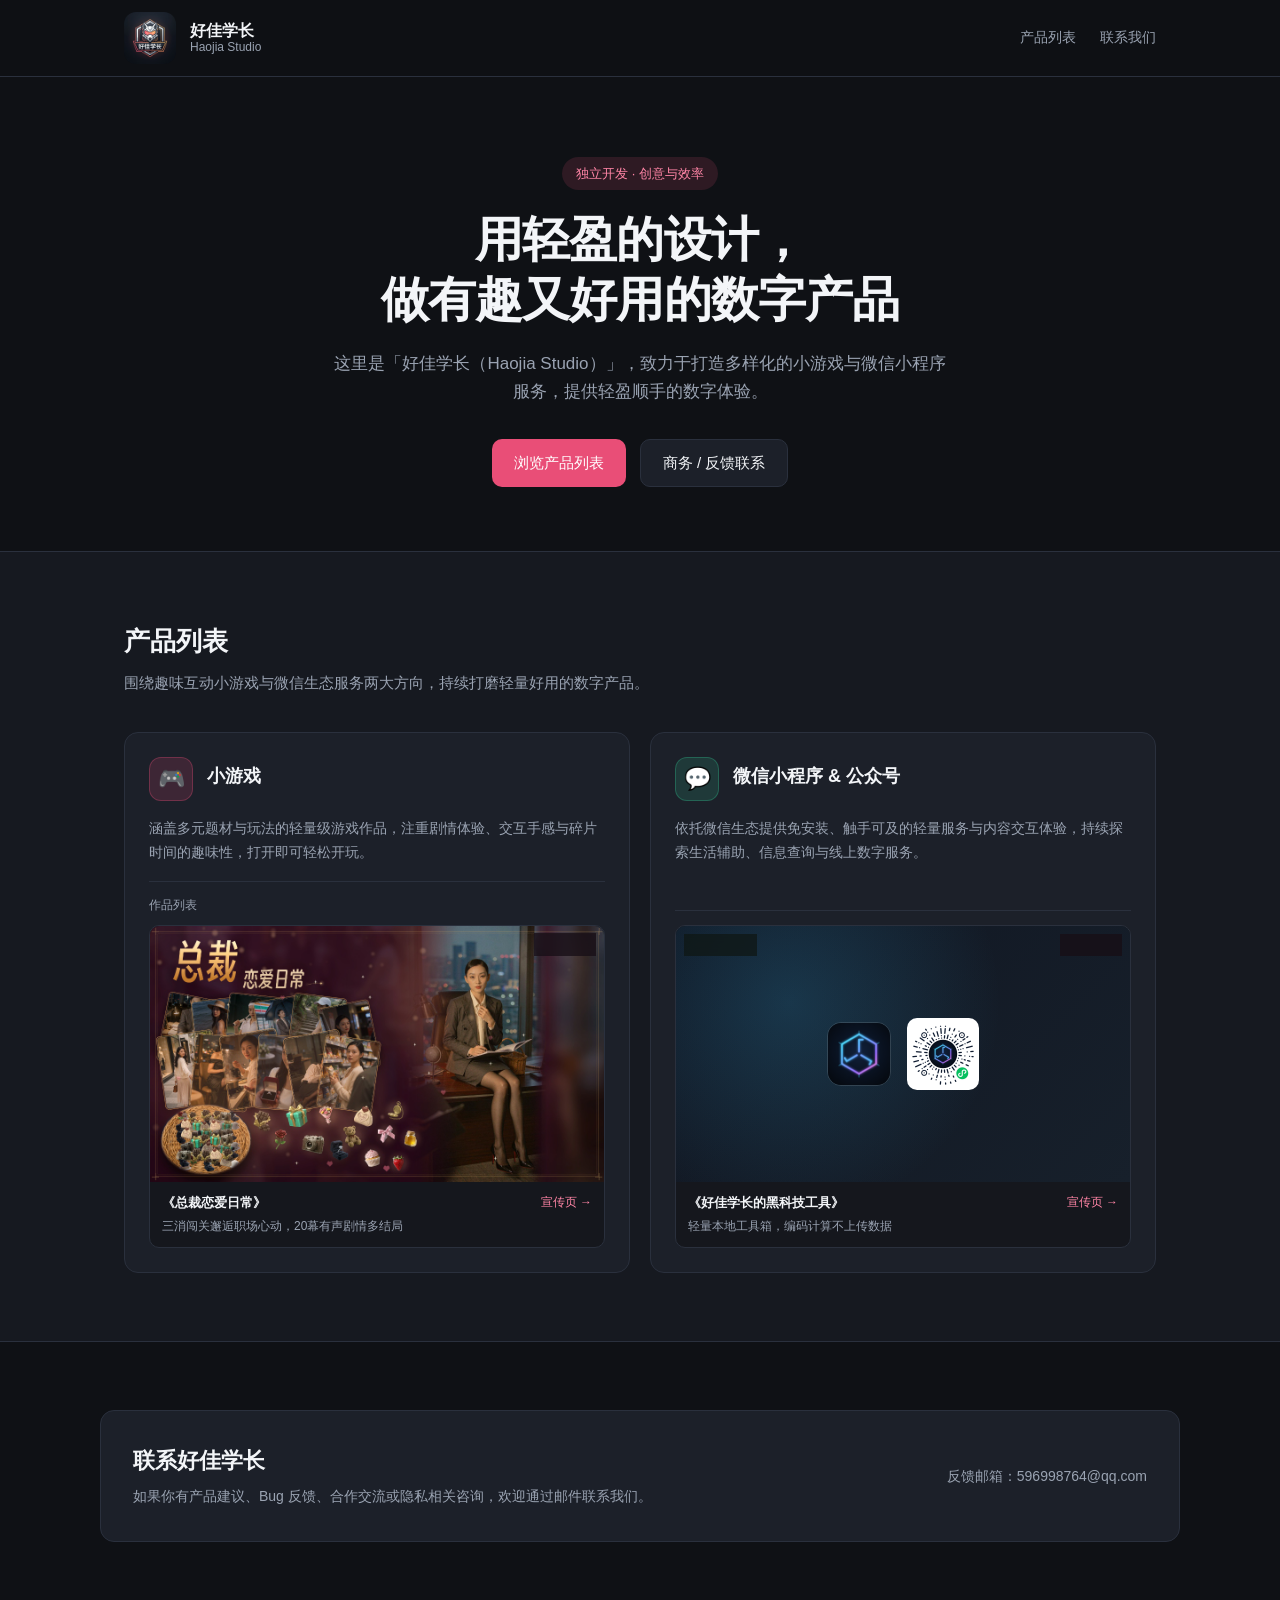
<file: index.html>
<!DOCTYPE html>
<html lang="zh-CN">
<head>
  <meta charset="UTF-8" />
  <meta name="viewport" content="width=device-width, initial-scale=1.0" />
  <title>好佳学长 · Haojia Studio — 小游戏与数字产品</title>
  <meta name="description" content="好佳学长（Haojia Studio）专注打造多样化小游戏、微信小程序与实用网页服务。" />
  <link rel="icon" type="image/png" href="./assets/logo.png" />
  <link rel="stylesheet" href="./assets/style.css?v=17" />
</head>
<body>
  <header class="site-header">
    <div class="container header-inner">
      <a href="./index.html" class="brand">
        <img src="./assets/logo.png" alt="好佳学长 Logo" class="brand-logo" />
        <span class="brand-text">
          <strong>好佳学长</strong>
          <small>Haojia Studio</small>
        </span>
      </a>
      <nav class="nav-links">
        <a href="#projects">产品列表</a>
        <a href="#contact">联系我们</a>
      </nav>
    </div>
  </header>

  <main>
    <!-- 首屏展示 -->
    <section class="hero">
      <div class="container">
        <span class="pill">独立开发 · 创意与效率</span>
        <h1>用轻盈的设计，<br />做有趣又好用的数字产品</h1>
        <p class="hero-desc">
          这里是「好佳学长（Haojia Studio）」，致力于打造多样化的小游戏与微信小程序服务，提供轻盈顺手的数字体验。
        </p>
        <div class="hero-actions">
          <a href="#projects" class="btn btn-primary">浏览产品列表</a>
          <a href="#contact" class="btn btn-ghost">商务 / 反馈联系</a>
        </div>
      </div>
    </section>

    <!-- 产品列表（两栏模块概览） -->
    <section id="projects" class="section section-alt">
      <div class="container">
        <h2 class="section-title">产品列表</h2>
        <p class="section-sub">围绕趣味互动小游戏与微信生态服务两大方向，持续打磨轻量好用的数字产品。</p>

        <div class="category-grid">
          <!-- 模块 1：小游戏 -->
          <article class="category-card">
            <div class="category-card-head">
              <span class="category-icon icon-game" aria-hidden="true">🎮</span>
              <div>
                <h3>小游戏</h3>
              </div>
            </div>
            <p class="category-summary">
              涵盖多元题材与玩法的轻量级游戏作品，注重剧情体验、交互手感与碎片时间的趣味性，打开即可轻松开玩。
            </p>
            <div class="category-meta mini-carousel" data-carousel>
              <div class="mini-carousel-head">
                <span class="mini-carousel-label">作品列表</span>
              </div>
              <div class="mini-carousel-track">
                <a href="./loveStory/index.html" class="mini-slide">
                  <div class="mini-slide-thumb">
                    <span class="mini-thumb-badge is-right">即将上线</span>
                    <img src="./loveStory/promo.jpg?v=13" alt="总裁恋爱日常宣传图" />
                  </div>
                  <div class="mini-slide-body">
                    <div class="mini-slide-title">
                      <strong>《总裁恋爱日常》</strong>
                      <span class="arrow">宣传页 →</span>
                    </div>
                    <p>三消闯关邂逅职场心动，20幕有声剧情多结局</p>
                  </div>
                </a>
              </div>
            </div>
          </article>

          <!-- 模块 3：微信小程序 & 公众号 -->
          <article class="category-card">
            <div class="category-card-head">
              <span class="category-icon icon-wechat" aria-hidden="true">💬</span>
              <div>
                <h3>微信小程序 &amp; 公众号</h3>
              </div>
            </div>
            <p class="category-summary">
              依托微信生态提供免安装、触手可及的轻量服务与内容交互体验，持续探索生活辅助、信息查询与线上数字服务。
            </p>
            <div class="category-meta mini-carousel" data-carousel>
              <div class="mini-carousel-track">
                <a href="./heikeji-tools/index.html" class="mini-slide">
                  <div class="mini-slide-thumb mini-thumb-app">
                    <span class="mini-thumb-badge is-left">微信小程序</span>
                    <span class="mini-thumb-badge is-right">即将上线</span>
                    <img src="./heikeji-tools/icon.png?v=14" alt="好佳学长的黑科技工具图标" class="mini-app-icon" />
                    <img src="./heikeji-tools/qrcode.jpg?v=14" alt="好佳学长的黑科技工具小程序码" class="mini-app-qr" />
                  </div>
                  <div class="mini-slide-body">
                    <div class="mini-slide-title">
                      <strong>《好佳学长的黑科技工具》</strong>
                      <span class="arrow">宣传页 →</span>
                    </div>
                    <p>轻量本地工具箱，编码计算不上传数据</p>
                  </div>
                </a>
              </div>
            </div>
          </article>
        </div>
      </div>
    </section>

    <!-- 联系方式 -->
    <section id="contact" class="section">
      <div class="container contact-box">
        <div>
          <h2>联系好佳学长</h2>
          <p>如果你有产品建议、Bug 反馈、合作交流或隐私相关咨询，欢迎通过邮件联系我们。</p>
        </div>
        <div class="contact-info">
          <a href="mailto:596998764@qq.com" class="contact-link">反馈邮箱：596998764@qq.com</a>
        </div>
      </div>
    </section>
  </main>

  <script src="./assets/main.js?v=13"></script>
</body>
</html>
</file>
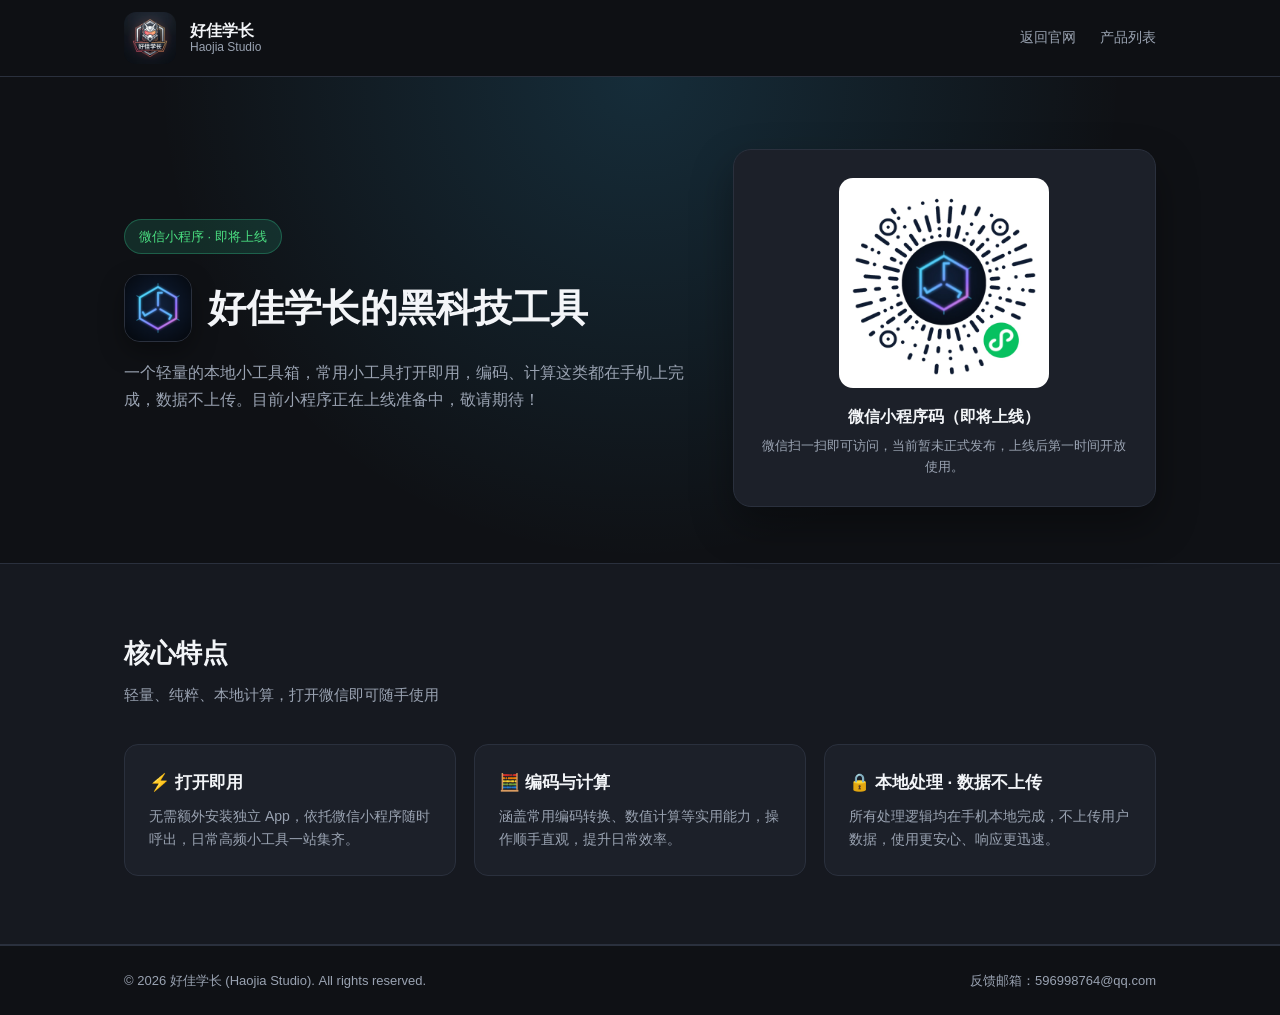
<file: heikeji-tools/index.html>
<!DOCTYPE html>
<html lang="zh-CN">
<head>
  <meta charset="UTF-8" />
  <meta name="viewport" content="width=device-width, initial-scale=1.0" />
  <title>好佳学长的黑科技工具 — 微信小程序 | 好佳学长</title>
  <meta name="description" content="好佳学长的黑科技工具是一款轻量的本地小工具箱，常用小工具打开即用，编码、计算这类都在手机上完成，数据不上传。" />
  <link rel="icon" type="image/png" href="./icon.png" />
  <link rel="stylesheet" href="../assets/style.css?v=14" />
  <style>
    .tool-hero {
      padding: 72px 0 56px;
      background: radial-gradient(circle at top center, rgba(56, 189, 248, 0.16), transparent 60%);
    }
    .tool-wrap {
      display: grid;
      grid-template-columns: 1.15fr 0.85fr;
      gap: 36px;
      align-items: center;
    }
    .tool-brand {
      display: flex;
      align-items: center;
      gap: 16px;
      margin-bottom: 18px;
    }
    .tool-icon {
      width: 68px;
      height: 68px;
      border-radius: 16px;
      border: 1px solid var(--border);
      box-shadow: 0 10px 24px rgba(0, 0, 0, 0.35);
      flex-shrink: 0;
    }
    .tool-info h1 {
      font-size: clamp(26px, 4vw, 38px);
      line-height: 1.25;
    }
    .tool-info p {
      color: var(--muted);
      margin-bottom: 24px;
      font-size: 16px;
    }
    .tool-pill {
      background: rgba(52, 211, 153, 0.14);
      color: #4ade80;
      border: 1px solid rgba(52, 211, 153, 0.3);
    }
    .qr-card {
      background: var(--card);
      border: 1px solid var(--border);
      border-radius: 18px;
      padding: 28px 24px;
      text-align: center;
      box-shadow: 0 18px 40px rgba(0, 0, 0, 0.35);
    }
    .qr-card img {
      width: 210px;
      max-width: 100%;
      height: auto;
      border-radius: 14px;
      background: #fff;
      padding: 10px;
      display: block;
      margin: 0 auto 16px;
    }
    .qr-card strong {
      display: block;
      font-size: 16px;
      margin-bottom: 6px;
    }
    .qr-card span {
      display: block;
      color: var(--muted);
      font-size: 13px;
      line-height: 1.6;
    }
    .feature-grid {
      display: grid;
      grid-template-columns: repeat(auto-fit, minmax(240px, 1fr));
      gap: 18px;
    }
    .feature-card {
      background: var(--card);
      border: 1px solid var(--border);
      border-radius: var(--radius);
      padding: 24px;
    }
    .feature-card h3 {
      font-size: 17px;
      margin-bottom: 8px;
    }
    .feature-card p {
      color: var(--muted);
      font-size: 14px;
    }
    @media (max-width: 768px) {
      .tool-wrap {
        grid-template-columns: 1fr;
      }
    }
  </style>
</head>
<body>
  <header class="site-header">
    <div class="container header-inner">
      <a href="../index.html" class="brand">
        <img src="../assets/logo.png" alt="好佳学长 Logo" class="brand-logo" />
        <span class="brand-text">
          <strong>好佳学长</strong>
          <small>Haojia Studio</small>
        </span>
      </a>
      <nav class="nav-links">
        <a href="../index.html">返回官网</a>
        <a href="../index.html#projects">产品列表</a>
      </nav>
    </div>
  </header>

  <main>
    <section class="tool-hero">
      <div class="container tool-wrap">
        <div class="tool-info">
          <span class="pill tool-pill">微信小程序 · 即将上线</span>
          <div class="tool-brand">
            <img src="./icon.png" alt="好佳学长的黑科技工具图标" class="tool-icon" />
            <h1>好佳学长的黑科技工具</h1>
          </div>
          <p>
            一个轻量的本地小工具箱，常用小工具打开即用，编码、计算这类都在手机上完成，数据不上传。目前小程序正在上线准备中，敬请期待！
          </p>
        </div>
        <div class="qr-card">
          <img src="./qrcode.jpg" alt="好佳学长的黑科技工具微信小程序码" />
          <strong>微信小程序码（即将上线）</strong>
          <span>微信扫一扫即可访问，当前暂未正式发布，上线后第一时间开放使用。</span>
        </div>
      </div>
    </section>

    <section class="section section-alt">
      <div class="container">
        <h2 class="section-title">核心特点</h2>
        <p class="section-sub">轻量、纯粹、本地计算，打开微信即可随手使用</p>
        <div class="feature-grid">
          <div class="feature-card">
            <h3>⚡ 打开即用</h3>
            <p>无需额外安装独立 App，依托微信小程序随时呼出，日常高频小工具一站集齐。</p>
          </div>
          <div class="feature-card">
            <h3>🧮 编码与计算</h3>
            <p>涵盖常用编码转换、数值计算等实用能力，操作顺手直观，提升日常效率。</p>
          </div>
          <div class="feature-card">
            <h3>🔒 本地处理 · 数据不上传</h3>
            <p>所有处理逻辑均在手机本地完成，不上传用户数据，使用更安心、响应更迅速。</p>
          </div>
        </div>
      </div>
    </section>
  </main>

  <footer class="site-footer">
    <div class="container footer-inner">
      <span>© 2026 好佳学长 (Haojia Studio). All rights reserved.</span>
      <a href="mailto:596998764@qq.com">反馈邮箱：596998764@qq.com</a>
    </div>
  </footer>
</body>
</html>
</file>
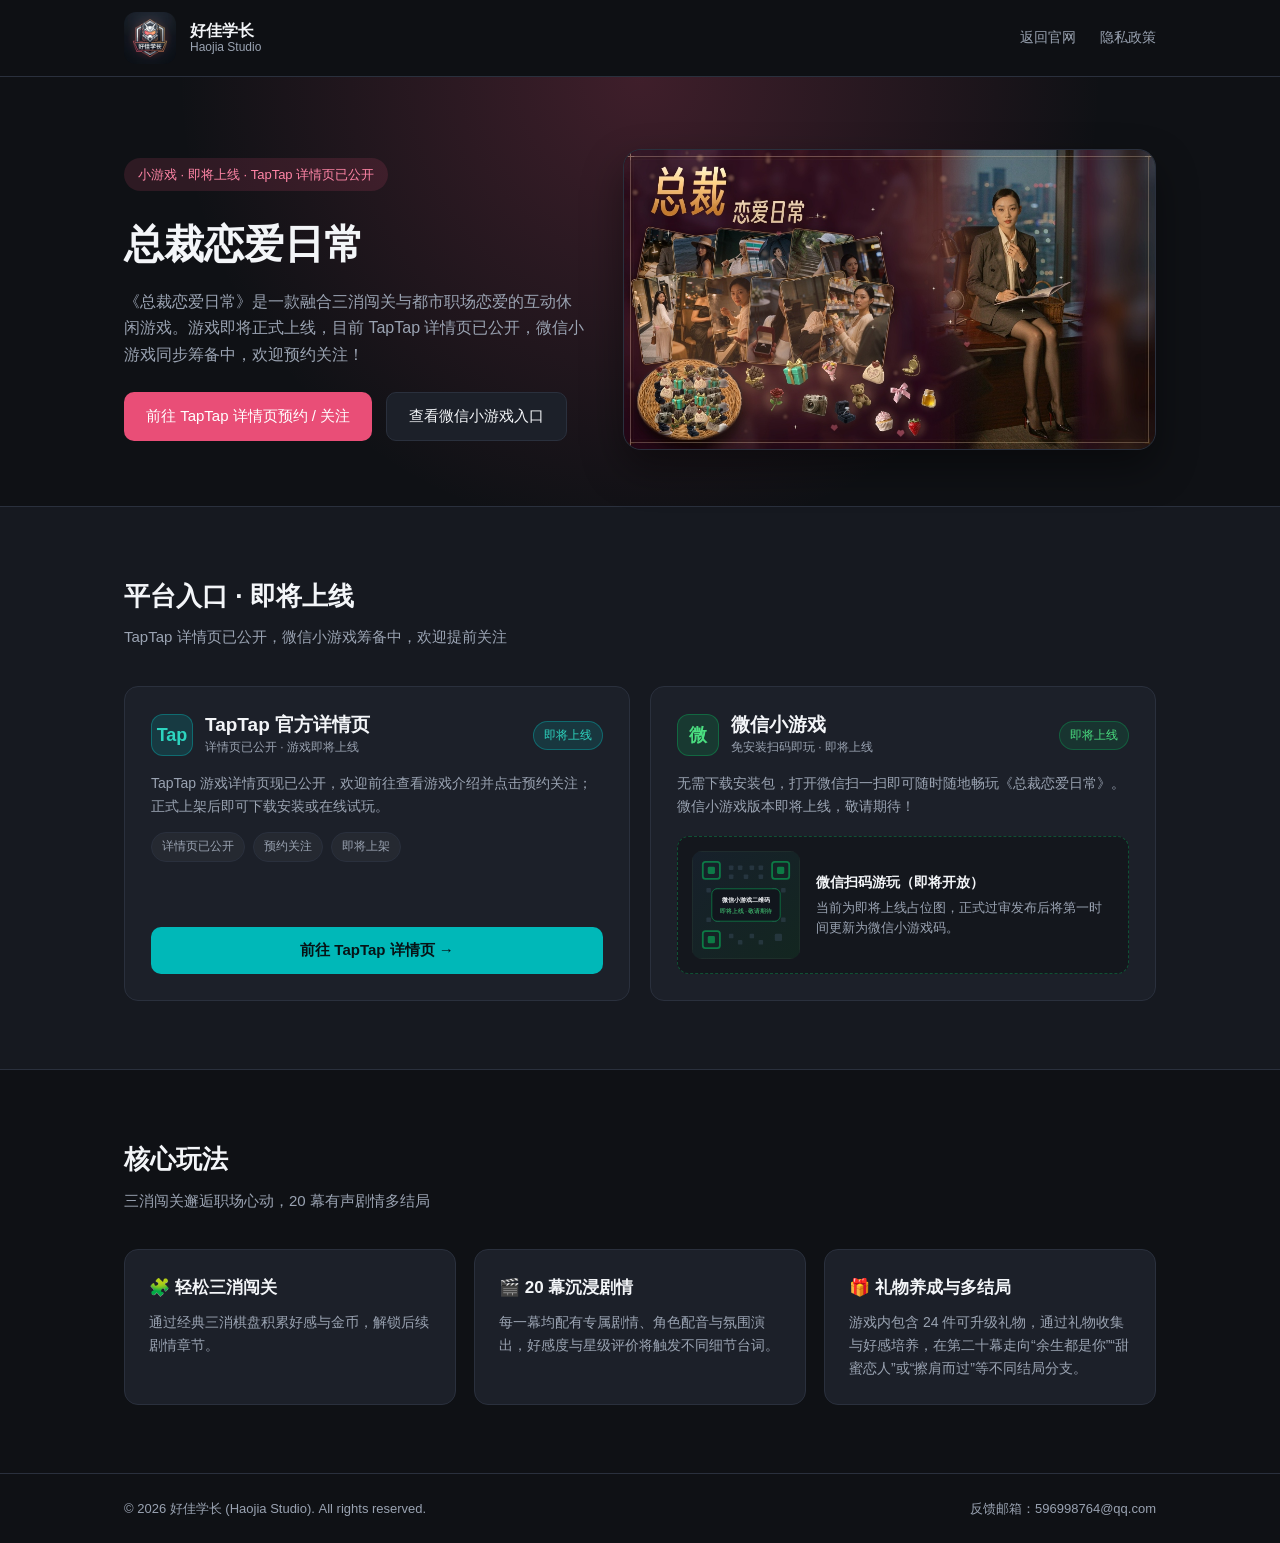
<file: loveStory/index.html>
<!DOCTYPE html>
<html lang="zh-CN">
<head>
  <meta charset="UTF-8" />
  <meta name="viewport" content="width=device-width, initial-scale=1.0" />
  <title>总裁恋爱日常 — 作品宣传页 | 好佳学长</title>
  <meta name="description" content="《总裁恋爱日常》是一款融合三消闯关与都市职场恋爱的互动休闲游戏，20 幕有声剧情多结局。" />
  <link rel="icon" type="image/png" href="../assets/logo.png" />
  <link rel="stylesheet" href="../assets/style.css?v=13" />
  <style>
    .promo-hero {
      padding: 72px 0 56px;
      background: radial-gradient(circle at top center, rgba(233, 78, 119, 0.22), transparent 60%);
    }
    .promo-wrap {
      display: grid;
      grid-template-columns: 1fr 1.15fr;
      gap: 36px;
      align-items: center;
    }
    .promo-media {
      border-radius: 18px;
      overflow: hidden;
      border: 1px solid var(--border);
      background: var(--card);
      box-shadow: 0 18px 40px rgba(0, 0, 0, 0.4);
    }
    .promo-media img {
      width: 100%;
      height: auto;
      display: block;
    }
    .promo-info h1 {
      font-size: clamp(28px, 4vw, 40px);
      margin-bottom: 12px;
    }
    .promo-info p {
      color: var(--muted);
      margin-bottom: 24px;
      font-size: 16px;
    }
    .platform-grid {
      display: grid;
      grid-template-columns: repeat(2, minmax(0, 1fr));
      gap: 20px;
    }
    .platform-card {
      background: var(--card);
      border: 1px solid var(--border);
      border-radius: var(--radius);
      padding: 26px;
      display: flex;
      flex-direction: column;
      justify-content: space-between;
      gap: 18px;
      transition: transform 0.2s, border-color 0.2s, box-shadow 0.2s;
    }
    .platform-card:hover {
      transform: translateY(-2px);
      box-shadow: 0 12px 28px rgba(0, 0, 0, 0.28);
    }
    .platform-card.is-taptap:hover {
      border-color: rgba(0, 200, 200, 0.5);
    }
    .platform-card.is-wechat:hover {
      border-color: rgba(7, 193, 96, 0.45);
    }
    .platform-head {
      display: flex;
      align-items: center;
      justify-content: space-between;
      gap: 12px;
      flex-wrap: wrap;
    }
    .platform-title {
      display: flex;
      align-items: center;
      gap: 12px;
    }
    .platform-badge {
      width: 42px;
      height: 42px;
      border-radius: 12px;
      display: grid;
      place-items: center;
      font-size: 18px;
      font-weight: 700;
      flex-shrink: 0;
    }
    .badge-taptap {
      background: rgba(0, 200, 200, 0.16);
      border: 1px solid rgba(0, 200, 200, 0.35);
      color: #2dd4bf;
    }
    .badge-wechat {
      background: rgba(7, 193, 96, 0.16);
      border: 1px solid rgba(7, 193, 96, 0.35);
      color: #4ade80;
    }
    .platform-title h3 {
      font-size: 19px;
      line-height: 1.3;
    }
    .platform-title small {
      display: block;
      font-size: 12px;
      color: var(--muted);
    }
    .status-chip {
      font-size: 12px;
      padding: 4px 10px;
      border-radius: 999px;
      font-weight: 500;
    }
    .status-live {
      background: rgba(0, 200, 200, 0.14);
      border: 1px solid rgba(0, 200, 200, 0.35);
      color: #2dd4bf;
    }
    .status-soon {
      background: rgba(7, 193, 96, 0.12);
      border: 1px solid rgba(7, 193, 96, 0.3);
      color: #4ade80;
    }
    .platform-desc {
      color: var(--muted);
      font-size: 14px;
      line-height: 1.65;
    }
    .platform-tags {
      display: flex;
      flex-wrap: wrap;
      gap: 8px;
    }
    .platform-tags span {
      font-size: 12px;
      color: var(--muted);
      background: rgba(255, 255, 255, 0.04);
      border: 1px solid var(--border);
      padding: 4px 10px;
      border-radius: 999px;
    }
    .btn-taptap {
      background: #00b8b8;
      color: #071316;
      font-weight: 600;
    }
    .btn-taptap:hover {
      background: #14cfcf;
    }
    .wechat-qr-wrap {
      display: flex;
      align-items: center;
      gap: 16px;
      padding: 14px;
      border-radius: 12px;
      background: rgba(15, 17, 21, 0.55);
      border: 1px dashed rgba(7, 193, 96, 0.35);
    }
    .wechat-qr-img {
      width: 108px;
      height: 108px;
      border-radius: 10px;
      flex-shrink: 0;
      display: block;
    }
    .wechat-qr-note strong {
      display: block;
      font-size: 14px;
      margin-bottom: 4px;
    }
    .wechat-qr-note p {
      font-size: 13px;
      color: var(--muted);
      line-height: 1.55;
    }
    .feature-grid {
      display: grid;
      grid-template-columns: repeat(auto-fit, minmax(240px, 1fr));
      gap: 18px;
    }
    .feature-card {
      background: var(--card);
      border: 1px solid var(--border);
      border-radius: var(--radius);
      padding: 24px;
    }
    .feature-card h3 {
      font-size: 17px;
      margin-bottom: 8px;
    }
    .feature-card p {
      color: var(--muted);
      font-size: 14px;
    }
    @media (max-width: 768px) {
      .promo-wrap,
      .platform-grid {
        grid-template-columns: 1fr;
      }
      .wechat-qr-wrap {
        flex-direction: column;
        text-align: center;
      }
    }
  </style>
</head>
<body>
  <header class="site-header">
    <div class="container header-inner">
      <a href="../index.html" class="brand">
        <img src="../assets/logo.png" alt="好佳学长 Logo" class="brand-logo" />
        <span class="brand-text">
          <strong>好佳学长</strong>
          <small>Haojia Studio</small>
        </span>
      </a>
      <nav class="nav-links">
        <a href="../index.html">返回官网</a>
        <a href="./privacy-policy.html">隐私政策</a>
      </nav>
    </div>
  </header>

  <main>
    <section class="promo-hero">
      <div class="container promo-wrap">
        <div class="promo-info">
          <span class="pill">小游戏 · 即将上线 · TapTap 详情页已公开</span>
          <h1>总裁恋爱日常</h1>
          <p>
            《总裁恋爱日常》是一款融合三消闯关与都市职场恋爱的互动休闲游戏。游戏即将正式上线，目前 TapTap 详情页已公开，微信小游戏同步筹备中，欢迎预约关注！
          </p>
          <div class="hero-actions" style="justify-content: flex-start;">
            <a href="https://www.taptap.cn/app/1100505?os=android" target="_blank" rel="noopener noreferrer" class="btn btn-primary">前往 TapTap 详情页预约 / 关注</a>
            <a href="#platforms" class="btn btn-ghost">查看微信小游戏入口</a>
          </div>
        </div>
        <div class="promo-media">
          <img src="./promo.jpg" alt="《总裁恋爱日常》宣传图" />
        </div>
      </div>
    </section>

    <section id="platforms" class="section section-alt">
      <div class="container">
        <h2 class="section-title">平台入口 · 即将上线</h2>
        <p class="section-sub">TapTap 详情页已公开，微信小游戏筹备中，欢迎提前关注</p>
        <div class="platform-grid">
          <article class="platform-card is-taptap">
            <div>
              <div class="platform-head">
                <div class="platform-title">
                  <span class="platform-badge badge-taptap" aria-hidden="true">Tap</span>
                  <div>
                    <h3>TapTap 官方详情页</h3>
                    <small>详情页已公开 · 游戏即将上线</small>
                  </div>
                </div>
                <span class="status-chip status-live">即将上线</span>
              </div>
              <p class="platform-desc" style="margin-top: 14px;">
                TapTap 游戏详情页现已公开，欢迎前往查看游戏介绍并点击预约关注；正式上架后即可下载安装或在线试玩。
              </p>
              <div class="platform-tags" style="margin-top: 14px;">
                <span>详情页已公开</span>
                <span>预约关注</span>
                <span>即将上架</span>
              </div>
            </div>
            <div>
              <a href="https://www.taptap.cn/app/1100505?os=android" target="_blank" rel="noopener noreferrer" class="btn btn-taptap" style="width: 100%;">
                前往 TapTap 详情页 →
              </a>
            </div>
          </article>

          <article class="platform-card is-wechat">
            <div>
              <div class="platform-head">
                <div class="platform-title">
                  <span class="platform-badge badge-wechat" aria-hidden="true">微</span>
                  <div>
                    <h3>微信小游戏</h3>
                    <small>免安装扫码即玩 · 即将上线</small>
                  </div>
                </div>
                <span class="status-chip status-soon">即将上线</span>
              </div>
              <p class="platform-desc" style="margin-top: 14px;">
                无需下载安装包，打开微信扫一扫即可随时随地畅玩《总裁恋爱日常》。微信小游戏版本即将上线，敬请期待！
              </p>
            </div>
            <div class="wechat-qr-wrap">
              <img src="./wechat-qr-placeholder.svg" alt="微信小游戏二维码（即将上线占位图）" class="wechat-qr-img" />
              <div class="wechat-qr-note">
                <strong>微信扫码游玩（即将开放）</strong>
                <p>当前为即将上线占位图，正式过审发布后将第一时间更新为微信小游戏码。</p>
              </div>
            </div>
          </article>
        </div>
      </div>
    </section>

    <section class="section">
      <div class="container">
        <h2 class="section-title">核心玩法</h2>
        <p class="section-sub">三消闯关邂逅职场心动，20 幕有声剧情多结局</p>
        <div class="feature-grid">
          <div class="feature-card">
            <h3>🧩 轻松三消闯关</h3>
            <p>通过经典三消棋盘积累好感与金币，解锁后续剧情章节。</p>
          </div>
          <div class="feature-card">
            <h3>🎬 20 幕沉浸剧情</h3>
            <p>每一幕均配有专属剧情、角色配音与氛围演出，好感度与星级评价将触发不同细节台词。</p>
          </div>
          <div class="feature-card">
            <h3>🎁 礼物养成与多结局</h3>
            <p>游戏内包含 24 件可升级礼物，通过礼物收集与好感培养，在第二十幕走向“余生都是你”“甜蜜恋人”或“擦肩而过”等不同结局分支。</p>
          </div>
        </div>
      </div>
    </section>
  </main>

  <footer class="site-footer">
    <div class="container footer-inner">
      <span>© 2026 好佳学长 (Haojia Studio). All rights reserved.</span>
      <a href="mailto:596998764@qq.com">反馈邮箱：596998764@qq.com</a>
    </div>
  </footer>
</body>
</html>
</file>
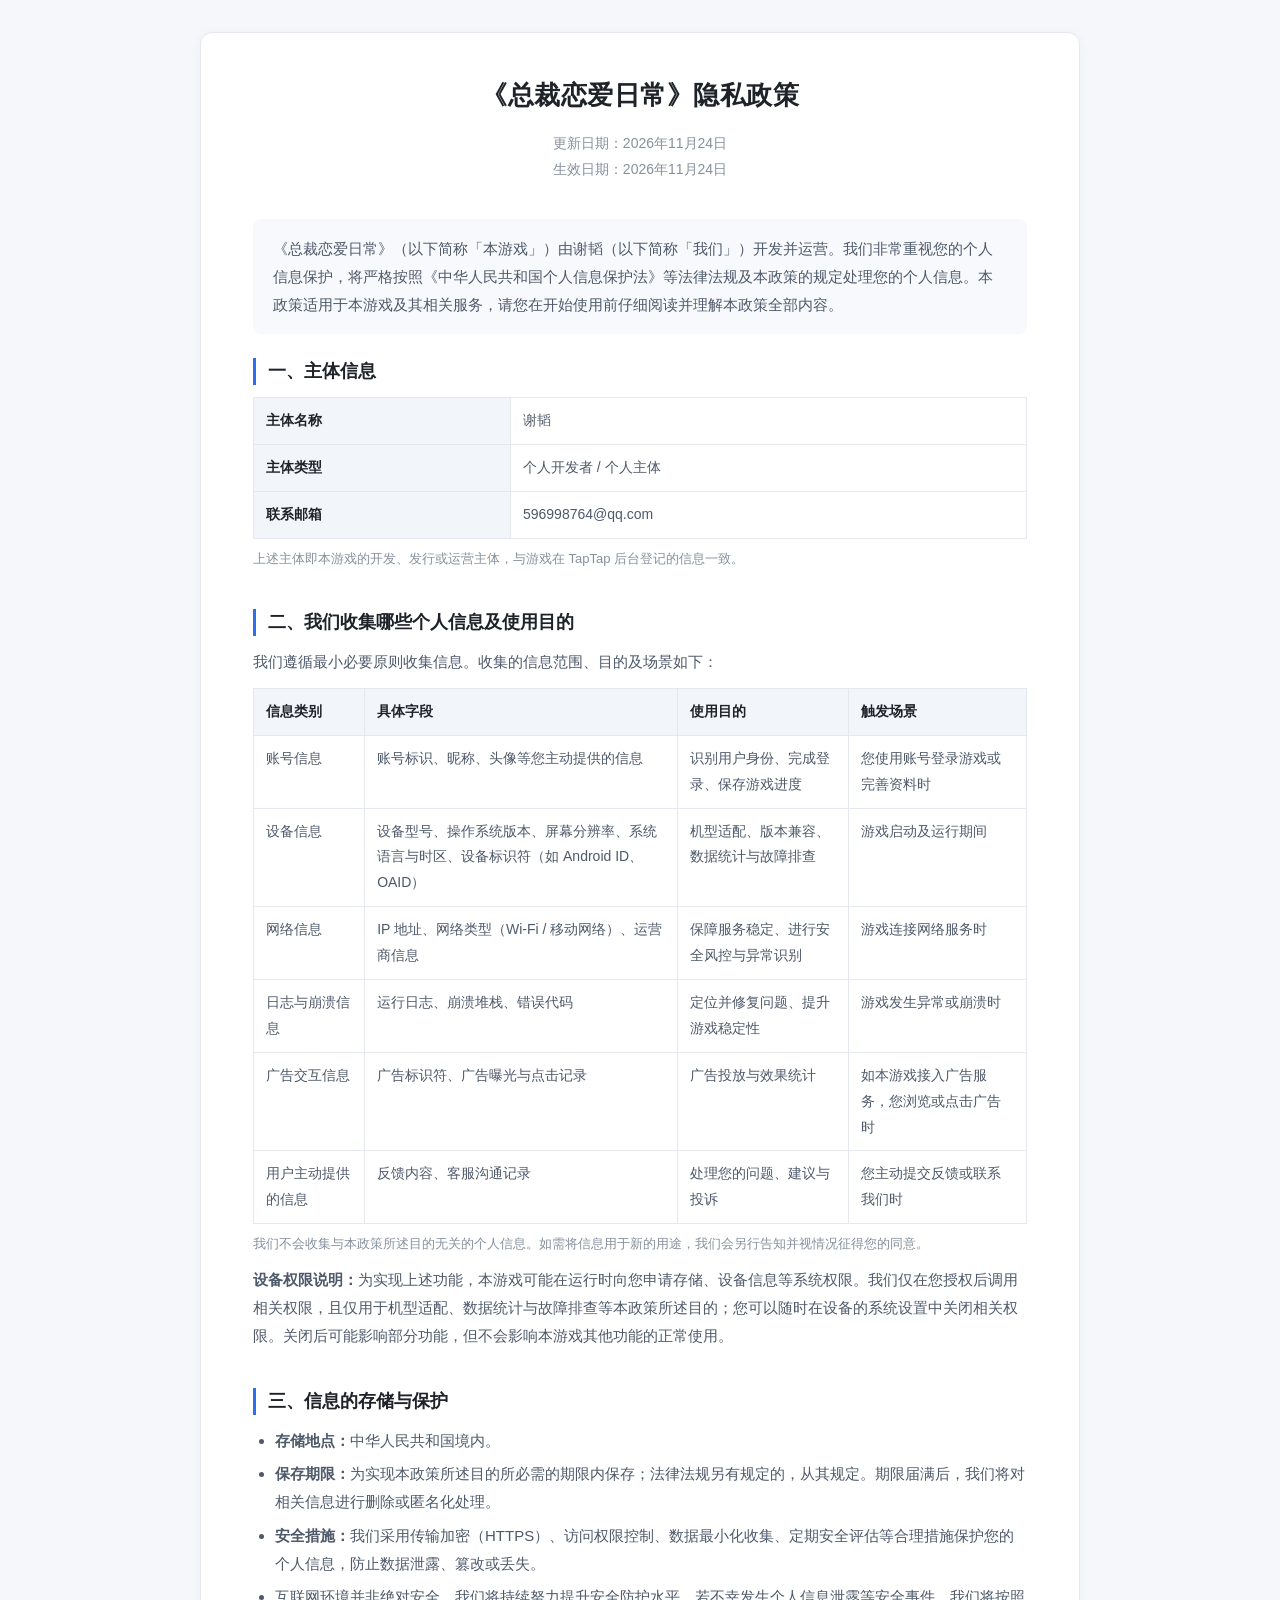
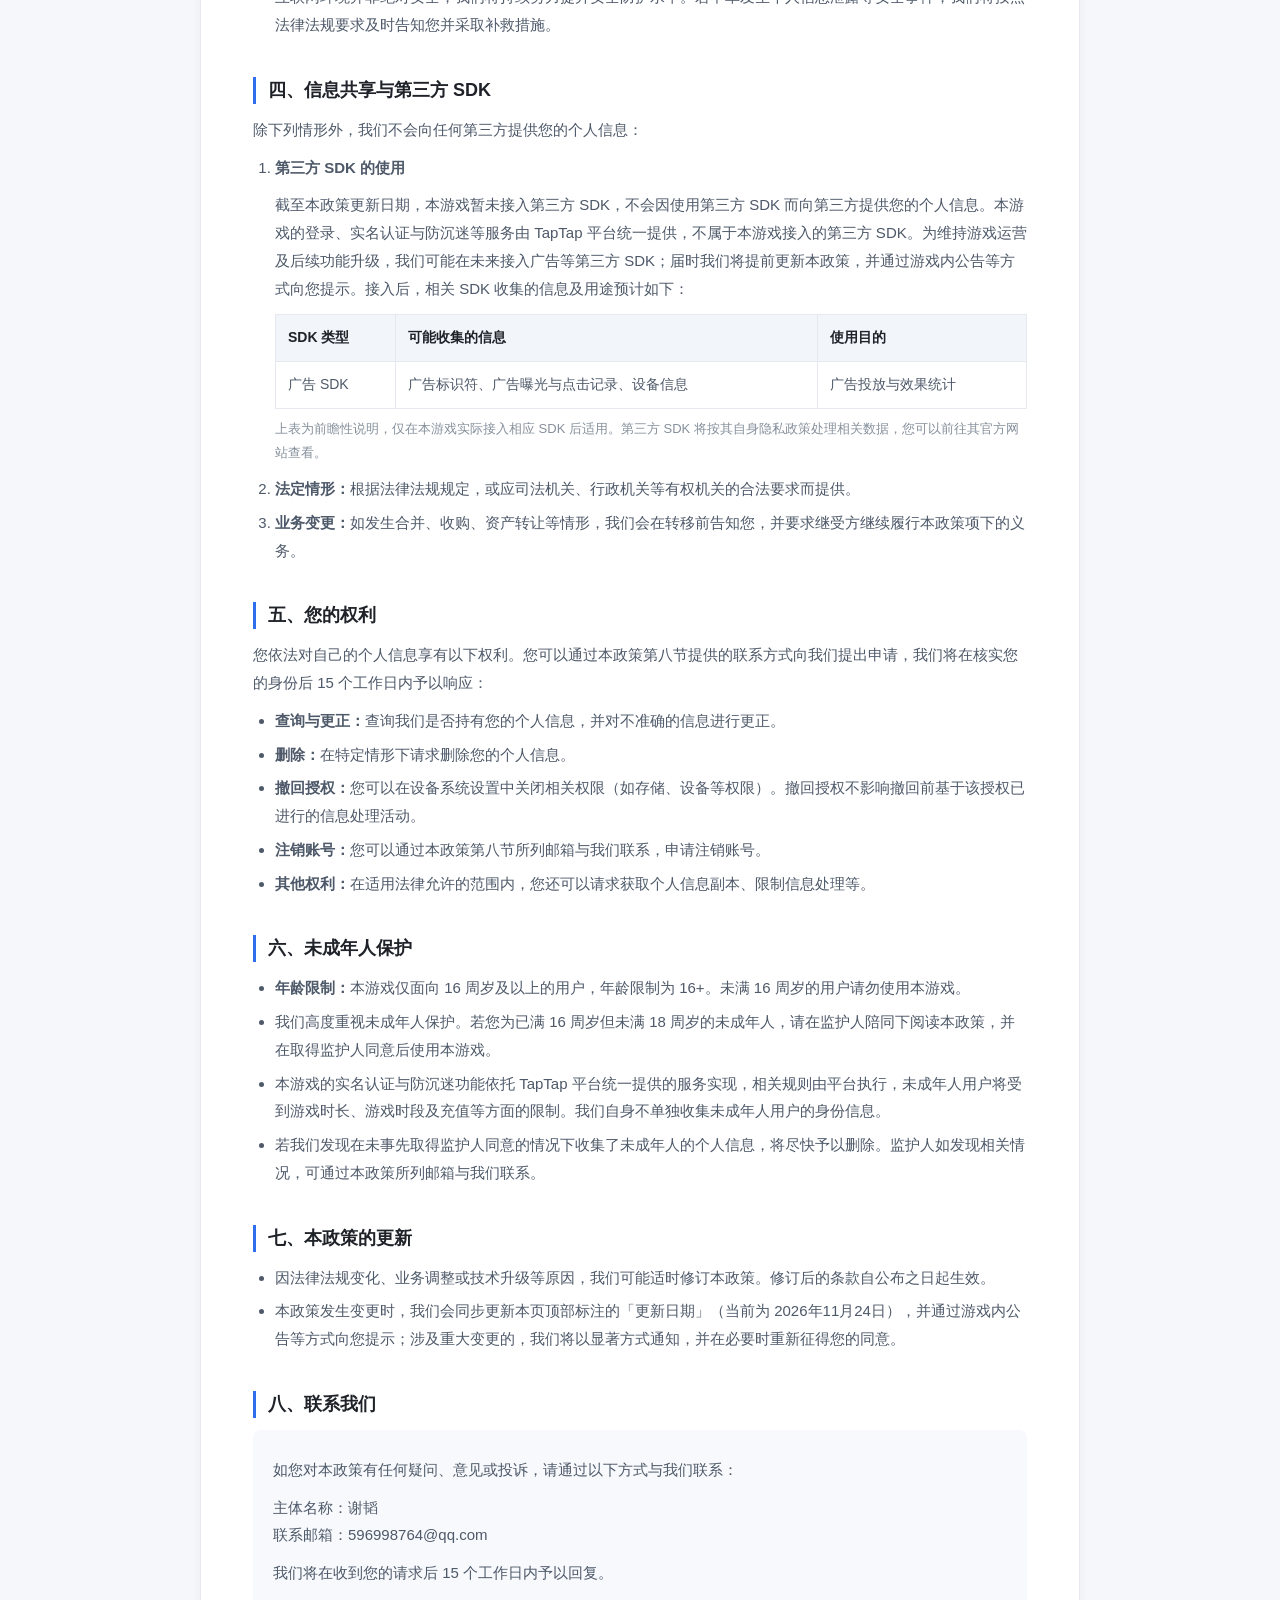
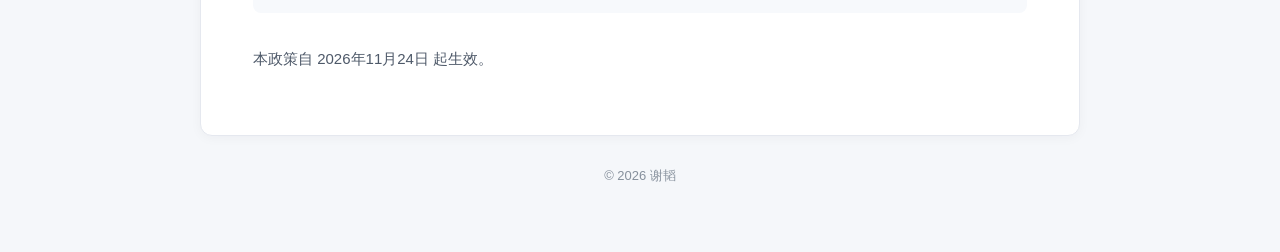
<file: loveStory/privacy-policy.html>
<!DOCTYPE html>
<html lang="zh-CN">
<head>
<meta charset="UTF-8">
<meta name="viewport" content="width=device-width, initial-scale=1.0">
<title>总裁恋爱日常隐私政策</title>
<style>
  :root {
    --text: #1f2329;
    --text-soft: #4e5969;
    --muted: #86909c;
    --line: #e5e8ef;
    --accent: #2f6fed;
    --bg: #f5f7fa;
    --card: #ffffff;
  }
  * { box-sizing: border-box; }
  body {
    margin: 0;
    padding: 32px 16px 64px;
    background: var(--bg);
    color: var(--text);
    font-family: -apple-system, BlinkMacSystemFont, "PingFang SC", "Microsoft YaHei", "Hiragino Sans GB", "Helvetica Neue", Arial, sans-serif;
    font-size: 15px;
    line-height: 1.85;
    -webkit-font-smoothing: antialiased;
  }
  .wrap { max-width: 880px; margin: 0 auto; }
  main {
    background: var(--card);
    border: 1px solid var(--line);
    border-radius: 12px;
    padding: 44px 52px 52px;
    box-shadow: 0 2px 12px rgba(31, 35, 41, 0.04);
  }
  h1 { font-size: 26px; line-height: 1.4; margin: 0 0 18px; text-align: center; letter-spacing: .5px; }
  .meta { text-align: center; color: var(--muted); font-size: 14px; margin-bottom: 36px; }
  .meta span + span::before { content: " · "; margin: 0 8px; color: #c9cdd4; }
  h2 {
    font-size: 18px;
    margin: 38px 0 12px;
    padding-left: 12px;
    border-left: 3px solid var(--accent);
    line-height: 1.5;
  }
  h2:first-of-type { margin-top: 24px; }
  p { margin: 10px 0; color: var(--text-soft); }
  ul, ol { margin: 10px 0; padding-left: 22px; color: var(--text-soft); }
  li { margin: 6px 0; }
  .lead {
    background: #f7f9fc;
    border-radius: 8px;
    padding: 16px 20px;
    margin: 0 0 8px;
  }
  .kv { width: 100%; border-collapse: collapse; margin: 12px 0 4px; font-size: 14px; }
  .kv th, .kv td { border: 1px solid var(--line); padding: 10px 12px; text-align: left; vertical-align: top; }
  .kv th { background: #f2f5fa; color: var(--text); font-weight: 600; white-space: nowrap; }
  .kv td { color: var(--text-soft); }
  .note { font-size: 13px; color: var(--muted); margin-top: 8px; }
  .contact {
    margin-top: 12px;
    padding: 16px 20px;
    background: #f7f9fc;
    border-radius: 8px;
  }
  footer { text-align: center; color: var(--muted); font-size: 13px; margin-top: 28px; }
  @media (max-width: 640px) {
    main { padding: 28px 20px 36px; }
    h1 { font-size: 22px; }
    .kv { font-size: 13px; display: block; overflow-x: auto; white-space: nowrap; }
  }
  @media print {
    body { background: #fff; padding: 0; }
    main { border: none; box-shadow: none; padding: 0; }
  }
</style>
</head>
<body>
<div class="wrap">

  <main>
    <h1>《总裁恋爱日常》隐私政策</h1>
    <div class="meta">
      <div>更新日期：2026年11月24日</div>
      <div>生效日期：2026年11月24日</div>
    </div>

    <p class="lead">
      《总裁恋爱日常》（以下简称「本游戏」）由谢韬（以下简称「我们」）开发并运营。我们非常重视您的个人信息保护，将严格按照《中华人民共和国个人信息保护法》等法律法规及本政策的规定处理您的个人信息。本政策适用于本游戏及其相关服务，请您在开始使用前仔细阅读并理解本政策全部内容。
    </p>

    <h2>一、主体信息</h2>
    <table class="kv">
      <tr><th>主体名称</th><td>谢韬</td></tr>
      <tr><th>主体类型</th><td>个人开发者 / 个人主体</td></tr>
      <tr><th>联系邮箱</th><td>596998764@qq.com</td></tr>
    </table>
    <p class="note">上述主体即本游戏的开发、发行或运营主体，与游戏在 TapTap 后台登记的信息一致。</p>

    <h2>二、我们收集哪些个人信息及使用目的</h2>
    <p>我们遵循最小必要原则收集信息。收集的信息范围、目的及场景如下：</p>
    <table class="kv">
      <thead>
        <tr><th>信息类别</th><th>具体字段</th><th>使用目的</th><th>触发场景</th></tr>
      </thead>
      <tbody>
        <tr>
          <td>账号信息</td>
          <td>账号标识、昵称、头像等您主动提供的信息</td>
          <td>识别用户身份、完成登录、保存游戏进度</td>
          <td>您使用账号登录游戏或完善资料时</td>
        </tr>
        <tr>
          <td>设备信息</td>
          <td>设备型号、操作系统版本、屏幕分辨率、系统语言与时区、设备标识符（如 Android ID、OAID）</td>
          <td>机型适配、版本兼容、数据统计与故障排查</td>
          <td>游戏启动及运行期间</td>
        </tr>
        <tr>
          <td>网络信息</td>
          <td>IP 地址、网络类型（Wi-Fi / 移动网络）、运营商信息</td>
          <td>保障服务稳定、进行安全风控与异常识别</td>
          <td>游戏连接网络服务时</td>
        </tr>
        <tr>
          <td>日志与崩溃信息</td>
          <td>运行日志、崩溃堆栈、错误代码</td>
          <td>定位并修复问题、提升游戏稳定性</td>
          <td>游戏发生异常或崩溃时</td>
        </tr>
        <tr>
          <td>广告交互信息</td>
          <td>广告标识符、广告曝光与点击记录</td>
          <td>广告投放与效果统计</td>
          <td>如本游戏接入广告服务，您浏览或点击广告时</td>
        </tr>
        <tr>
          <td>用户主动提供的信息</td>
          <td>反馈内容、客服沟通记录</td>
          <td>处理您的问题、建议与投诉</td>
          <td>您主动提交反馈或联系我们时</td>
        </tr>
      </tbody>
    </table>
    <p class="note">我们不会收集与本政策所述目的无关的个人信息。如需将信息用于新的用途，我们会另行告知并视情况征得您的同意。</p>
    <p><strong>设备权限说明：</strong>为实现上述功能，本游戏可能在运行时向您申请存储、设备信息等系统权限。我们仅在您授权后调用相关权限，且仅用于机型适配、数据统计与故障排查等本政策所述目的；您可以随时在设备的系统设置中关闭相关权限。关闭后可能影响部分功能，但不会影响本游戏其他功能的正常使用。</p>

    <h2>三、信息的存储与保护</h2>
    <ul>
      <li><strong>存储地点：</strong>中华人民共和国境内。</li>
      <li><strong>保存期限：</strong>为实现本政策所述目的所必需的期限内保存；法律法规另有规定的，从其规定。期限届满后，我们将对相关信息进行删除或匿名化处理。</li>
      <li><strong>安全措施：</strong>我们采用传输加密（HTTPS）、访问权限控制、数据最小化收集、定期安全评估等合理措施保护您的个人信息，防止数据泄露、篡改或丢失。</li>
      <li>互联网环境并非绝对安全，我们将持续努力提升安全防护水平。若不幸发生个人信息泄露等安全事件，我们将按照法律法规要求及时告知您并采取补救措施。</li>
    </ul>

    <h2>四、信息共享与第三方 SDK</h2>
    <p>除下列情形外，我们不会向任何第三方提供您的个人信息：</p>
    <ol>
      <li>
        <strong>第三方 SDK 的使用</strong>
        <p>截至本政策更新日期，本游戏暂未接入第三方 SDK，不会因使用第三方 SDK 而向第三方提供您的个人信息。本游戏的登录、实名认证与防沉迷等服务由 TapTap 平台统一提供，不属于本游戏接入的第三方 SDK。为维持游戏运营及后续功能升级，我们可能在未来接入广告等第三方 SDK；届时我们将提前更新本政策，并通过游戏内公告等方式向您提示。接入后，相关 SDK 收集的信息及用途预计如下：</p>
        <table class="kv">
          <thead>
            <tr><th>SDK 类型</th><th>可能收集的信息</th><th>使用目的</th></tr>
          </thead>
          <tbody>
            <tr>
              <td>广告 SDK</td>
              <td>广告标识符、广告曝光与点击记录、设备信息</td>
              <td>广告投放与效果统计</td>
            </tr>
          </tbody>
        </table>
        <p class="note">上表为前瞻性说明，仅在本游戏实际接入相应 SDK 后适用。第三方 SDK 将按其自身隐私政策处理相关数据，您可以前往其官方网站查看。</p>
      </li>
      <li><strong>法定情形：</strong>根据法律法规规定，或应司法机关、行政机关等有权机关的合法要求而提供。</li>
      <li><strong>业务变更：</strong>如发生合并、收购、资产转让等情形，我们会在转移前告知您，并要求继受方继续履行本政策项下的义务。</li>
    </ol>

    <h2>五、您的权利</h2>
    <p>您依法对自己的个人信息享有以下权利。您可以通过本政策第八节提供的联系方式向我们提出申请，我们将在核实您的身份后 15 个工作日内予以响应：</p>
    <ul>
      <li><strong>查询与更正：</strong>查询我们是否持有您的个人信息，并对不准确的信息进行更正。</li>
      <li><strong>删除：</strong>在特定情形下请求删除您的个人信息。</li>
      <li><strong>撤回授权：</strong>您可以在设备系统设置中关闭相关权限（如存储、设备等权限）。撤回授权不影响撤回前基于该授权已进行的信息处理活动。</li>
      <li><strong>注销账号：</strong>您可以通过本政策第八节所列邮箱与我们联系，申请注销账号。</li>
      <li><strong>其他权利：</strong>在适用法律允许的范围内，您还可以请求获取个人信息副本、限制信息处理等。</li>
    </ul>

    <h2>六、未成年人保护</h2>
    <ul>
      <li><strong>年龄限制：</strong>本游戏仅面向 16 周岁及以上的用户，年龄限制为 16+。未满 16 周岁的用户请勿使用本游戏。</li>
      <li>我们高度重视未成年人保护。若您为已满 16 周岁但未满 18 周岁的未成年人，请在监护人陪同下阅读本政策，并在取得监护人同意后使用本游戏。</li>
      <li>本游戏的实名认证与防沉迷功能依托 TapTap 平台统一提供的服务实现，相关规则由平台执行，未成年人用户将受到游戏时长、游戏时段及充值等方面的限制。我们自身不单独收集未成年人用户的身份信息。</li>
      <li>若我们发现在未事先取得监护人同意的情况下收集了未成年人的个人信息，将尽快予以删除。监护人如发现相关情况，可通过本政策所列邮箱与我们联系。</li>
    </ul>

    <h2>七、本政策的更新</h2>
    <ul>
      <li>因法律法规变化、业务调整或技术升级等原因，我们可能适时修订本政策。修订后的条款自公布之日起生效。</li>
      <li>本政策发生变更时，我们会同步更新本页顶部标注的「更新日期」（当前为 2026年11月24日），并通过游戏内公告等方式向您提示；涉及重大变更的，我们将以显著方式通知，并在必要时重新征得您的同意。</li>
    </ul>

    <h2>八、联系我们</h2>
    <div class="contact">
      <p>如您对本政策有任何疑问、意见或投诉，请通过以下方式与我们联系：</p>
      <p>主体名称：谢韬<br>
         联系邮箱：596998764@qq.com</p>
      <p>我们将在收到您的请求后 15 个工作日内予以回复。</p>
    </div>

    <p style="margin-top:32px;">本政策自 2026年11月24日 起生效。</p>
  </main>

  <footer>© 2026 谢韬</footer>
</div>
</body>
</html>
</file>
<file: assets/style.css>
:root {
  --bg: #0f1115;
  --bg-alt: #161920;
  --card: #1c2029;
  --border: #2a303d;
  --text: #f3f5f8;
  --muted: #9aa3b2;
  --accent: #e94e77;
  --accent-hover: #f26489;
  --radius: 14px;
}

* {
  box-sizing: border-box;
  margin: 0;
  padding: 0;
}

html {
  scroll-behavior: smooth;
}

body {
  font-family: -apple-system, BlinkMacSystemFont, "Segoe UI", "PingFang SC", "Hiragino Sans GB", "Microsoft YaHei", sans-serif;
  background: var(--bg);
  color: var(--text);
  line-height: 1.65;
  -webkit-font-smoothing: antialiased;
}

a {
  color: inherit;
  text-decoration: none;
}

.container {
  max-width: 1080px;
  margin: 0 auto;
  padding: 0 24px;
}

/* Header */
.site-header {
  position: sticky;
  top: 0;
  z-index: 20;
  background: rgba(15, 17, 21, 0.85);
  backdrop-filter: blur(10px);
  border-bottom: 1px solid var(--border);
}

.header-inner {
  height: 76px;
  display: flex;
  align-items: center;
  justify-content: space-between;
}

.brand {
  display: flex;
  align-items: center;
  gap: 14px;
}

.brand-logo {
  width: 52px;
  height: 52px;
  border-radius: 12px;
  object-fit: cover;
  display: block;
}

.brand-text {
  display: flex;
  flex-direction: column;
  line-height: 1.2;
}

.brand-text strong {
  font-size: 16px;
}

.brand-text small {
  font-size: 12px;
  color: var(--muted);
}

.nav-links {
  display: flex;
  gap: 24px;
  font-size: 14px;
  color: var(--muted);
}

.nav-links a:hover {
  color: var(--text);
}

/* Hero */
.hero {
  padding: 80px 0 64px;
  text-align: center;
}

.pill {
  display: inline-block;
  padding: 6px 14px;
  border-radius: 999px;
  background: rgba(233, 78, 119, 0.14);
  color: #ff85a6;
  font-size: 13px;
  font-weight: 500;
  margin-bottom: 20px;
}

.hero h1 {
  font-size: clamp(30px, 5vw, 48px);
  line-height: 1.25;
  letter-spacing: -0.02em;
  margin-bottom: 20px;
}

.hero-desc {
  max-width: 620px;
  margin: 0 auto 32px;
  color: var(--muted);
  font-size: 17px;
}

.hero-actions {
  display: flex;
  justify-content: center;
  gap: 14px;
  flex-wrap: wrap;
}

.btn {
  display: inline-flex;
  align-items: center;
  justify-content: center;
  padding: 11px 22px;
  border-radius: 10px;
  font-size: 15px;
  font-weight: 500;
  transition: background 0.2s, border-color 0.2s, transform 0.15s;
}

.btn:hover {
  transform: translateY(-1px);
}

.btn-primary {
  background: var(--accent);
  color: #fff;
}

.btn-primary:hover {
  background: var(--accent-hover);
}

.btn-ghost {
  border: 1px solid var(--border);
  color: var(--text);
  background: var(--card);
}

.btn-ghost:hover {
  border-color: var(--muted);
}

/* Sections */
.section {
  padding: 68px 0;
}

.section-alt {
  background: var(--bg-alt);
  border-top: 1px solid var(--border);
  border-bottom: 1px solid var(--border);
}

.section-title {
  font-size: 26px;
  margin-bottom: 8px;
}

.section-sub {
  color: var(--muted);
  margin-bottom: 36px;
  font-size: 15px;
}

/* Category Grid (3 columns in one row) */
.category-grid {
  display: grid;
  grid-template-columns: repeat(2, minmax(0, 1fr));
  gap: 20px;
}

.category-card {
  background: var(--card);
  border: 1px solid var(--border);
  border-radius: var(--radius);
  padding: 24px;
  display: flex;
  flex-direction: column;
  gap: 16px;
  transition: transform 0.2s, border-color 0.2s, box-shadow 0.2s;
}

.category-card:hover {
  transform: translateY(-3px);
  border-color: rgba(233, 78, 119, 0.45);
  box-shadow: 0 12px 28px rgba(0, 0, 0, 0.28);
}

.category-card-head {
  display: flex;
  align-items: center;
  gap: 14px;
}

.category-icon {
  width: 44px;
  height: 44px;
  border-radius: 12px;
  display: grid;
  place-items: center;
  font-size: 22px;
  flex-shrink: 0;
}

.icon-game {
  background: rgba(233, 78, 119, 0.16);
  border: 1px solid rgba(233, 78, 119, 0.3);
}

.icon-tool {
  background: rgba(56, 189, 248, 0.14);
  border: 1px solid rgba(56, 189, 248, 0.28);
}

.icon-wechat {
  background: rgba(52, 211, 153, 0.14);
  border: 1px solid rgba(52, 211, 153, 0.28);
}

.category-card-head h3 {
  font-size: 18px;
  line-height: 1.3;
  margin-bottom: 4px;
}

.category-tag {
  display: inline-block;
  font-size: 12px;
  line-height: 1.2;
  padding: 3px 9px;
  border-radius: 999px;
  color: var(--muted);
  background: rgba(255, 255, 255, 0.05);
  border: 1px solid var(--border);
}

.category-tag.is-active {
  color: #ff85a6;
  background: rgba(233, 78, 119, 0.14);
  border-color: rgba(233, 78, 119, 0.3);
}

.category-summary {
  color: var(--muted);
  font-size: 14px;
  line-height: 1.7;
  flex: 1;
}

.category-meta {
  padding-top: 14px;
  border-top: 1px solid var(--border);
  font-size: 13px;
}

.module-link {
  display: flex;
  align-items: center;
  justify-content: space-between;
  gap: 8px;
  color: var(--text);
  font-weight: 500;
  transition: color 0.2s;
}

.module-link .arrow {
  color: #ff85a6;
  white-space: nowrap;
}

.module-link:hover {
  color: #ff85a6;
}

.module-status {
  color: var(--muted);
}

.module-tagline {
  margin-top: 6px;
  font-size: 12px;
  color: var(--muted);
  line-height: 1.5;
}

/* Mini Carousel inside Category Card */
.mini-carousel {
  display: flex;
  flex-direction: column;
  gap: 10px;
}

.mini-carousel-head {
  display: flex;
  align-items: center;
  justify-content: space-between;
}

.mini-carousel-label {
  font-size: 12px;
  color: var(--muted);
  font-weight: 500;
}

.mini-carousel-controls {
  display: flex;
  gap: 6px;
}

.mini-btn {
  width: 26px;
  height: 26px;
  border-radius: 6px;
  border: 1px solid var(--border);
  background: rgba(255, 255, 255, 0.04);
  color: var(--text);
  font-size: 16px;
  line-height: 1;
  cursor: pointer;
  display: grid;
  place-items: center;
  transition: border-color 0.2s, background 0.2s;
}

.mini-btn:hover {
  border-color: var(--accent);
  background: rgba(233, 78, 119, 0.14);
}

.mini-carousel-track {
  display: flex;
  overflow-x: auto;
  scroll-snap-type: x mandatory;
  scroll-behavior: smooth;
  gap: 12px;
  scrollbar-width: none;
}

.mini-carousel-track::-webkit-scrollbar {
  display: none;
}

.mini-slide {
  flex: 0 0 100%;
  scroll-snap-align: start;
  border-radius: 10px;
  border: 1px solid var(--border);
  background: rgba(15, 17, 21, 0.55);
  overflow: hidden;
  display: flex;
  flex-direction: column;
  transition: border-color 0.2s;
}

a.mini-slide:hover {
  border-color: rgba(233, 78, 119, 0.55);
}

.mini-slide-thumb {
  position: relative;
  width: 100%;
  aspect-ratio: 16 / 9;
  overflow: hidden;
  background: #14171e;
}

.mini-slide-thumb img {
  width: 100%;
  height: 100%;
  object-fit: cover;
  display: block;
  transition: transform 0.3s;
}

a.mini-slide:hover .mini-slide-thumb img {
  transform: scale(1.03);
}

.mini-thumb-upcoming {
  display: grid;
  place-items: center;
  background: linear-gradient(135deg, #232838 0%, #312545 100%);
  color: var(--muted);
  font-size: 13px;
  letter-spacing: 0.06em;
}

.mini-thumb-app {
  position: relative;
  display: flex;
  align-items: center;
  justify-content: center;
  gap: 16px;
  padding: 12px 16px;
  background: radial-gradient(circle at 25% 30%, rgba(56, 189, 248, 0.18), transparent 55%),
    linear-gradient(135deg, #101622 0%, #17202b 100%);
}

.mini-thumb-badge {
  position: absolute;
  top: 8px;
  z-index: 2;
  padding: 2px 8px;
  border-radius: 999px;
  font-size: 11px;
  line-height: 1.4;
  font-weight: 500;
  pointer-events: none;
  backdrop-filter: blur(6px);
}

.mini-thumb-badge.is-left {
  left: 8px;
  color: #4ade80;
  background: rgba(15, 23, 20, 0.75);
  border: 1px solid rgba(7, 193, 96, 0.45);
}

.mini-thumb-badge.is-right {
  right: 8px;
  color: #ff85a6;
  background: rgba(24, 15, 22, 0.78);
  border: 1px solid rgba(233, 78, 119, 0.45);
}

.mini-thumb-app img.mini-app-icon {
  width: 64px;
  height: 64px;
  border-radius: 14px;
  border: 1px solid rgba(255, 255, 255, 0.12);
  object-fit: cover;
}

.mini-thumb-app img.mini-app-qr {
  width: 72px;
  height: 72px;
  border-radius: 10px;
  background: #fff;
  padding: 4px;
  object-fit: contain;
}

.mini-slide-body {
  padding: 10px 12px 12px;
}

.mini-slide-title {
  display: flex;
  align-items: center;
  justify-content: space-between;
  gap: 8px;
  margin-bottom: 4px;
  font-size: 13px;
}

.mini-slide-title strong {
  color: var(--text);
  font-weight: 600;
}

.mini-slide-title .arrow {
  color: #ff85a6;
  font-size: 12px;
  white-space: nowrap;
}

.mini-slide-title .muted {
  color: var(--muted);
  font-size: 12px;
}

.mini-slide-body p {
  font-size: 12px;
  color: var(--muted);
  line-height: 1.5;
}

.mini-carousel-dots {
  display: flex;
  justify-content: center;
  gap: 6px;
}

.mini-carousel-dots .dot {
  width: 6px;
  height: 6px;
  border-radius: 999px;
  background: var(--border);
  transition: width 0.2s, background 0.2s;
}

.mini-carousel-dots .dot.is-active {
  width: 16px;
  background: var(--accent);
}

/* Contact */
.contact-box {
  background: var(--card);
  border: 1px solid var(--border);
  border-radius: var(--radius);
  padding: 32px;
  display: flex;
  align-items: center;
  justify-content: space-between;
  gap: 24px;
  flex-wrap: wrap;
}

.contact-box h2 {
  font-size: 22px;
  margin-bottom: 6px;
}

.contact-box p {
  color: var(--muted);
  font-size: 14px;
}

.contact-link {
  font-size: 14px;
  color: var(--muted);
  transition: color 0.2s;
}

.contact-link:hover {
  color: var(--text);
}

/* Footer */
.site-footer {
  border-top: 1px solid var(--border);
  padding: 24px 0;
  color: var(--muted);
  font-size: 13px;
}

.footer-inner {
  display: flex;
  justify-content: space-between;
  align-items: center;
  flex-wrap: wrap;
  gap: 12px;
}

.site-footer a:hover {
  color: var(--text);
}

@media (max-width: 860px) {
  .category-grid {
    grid-template-columns: 1fr;
  }
}

@media (max-width: 640px) {
  .nav-links {
    display: none;
  }
  .hero {
    padding: 60px 0 44px;
  }
}
</file>
